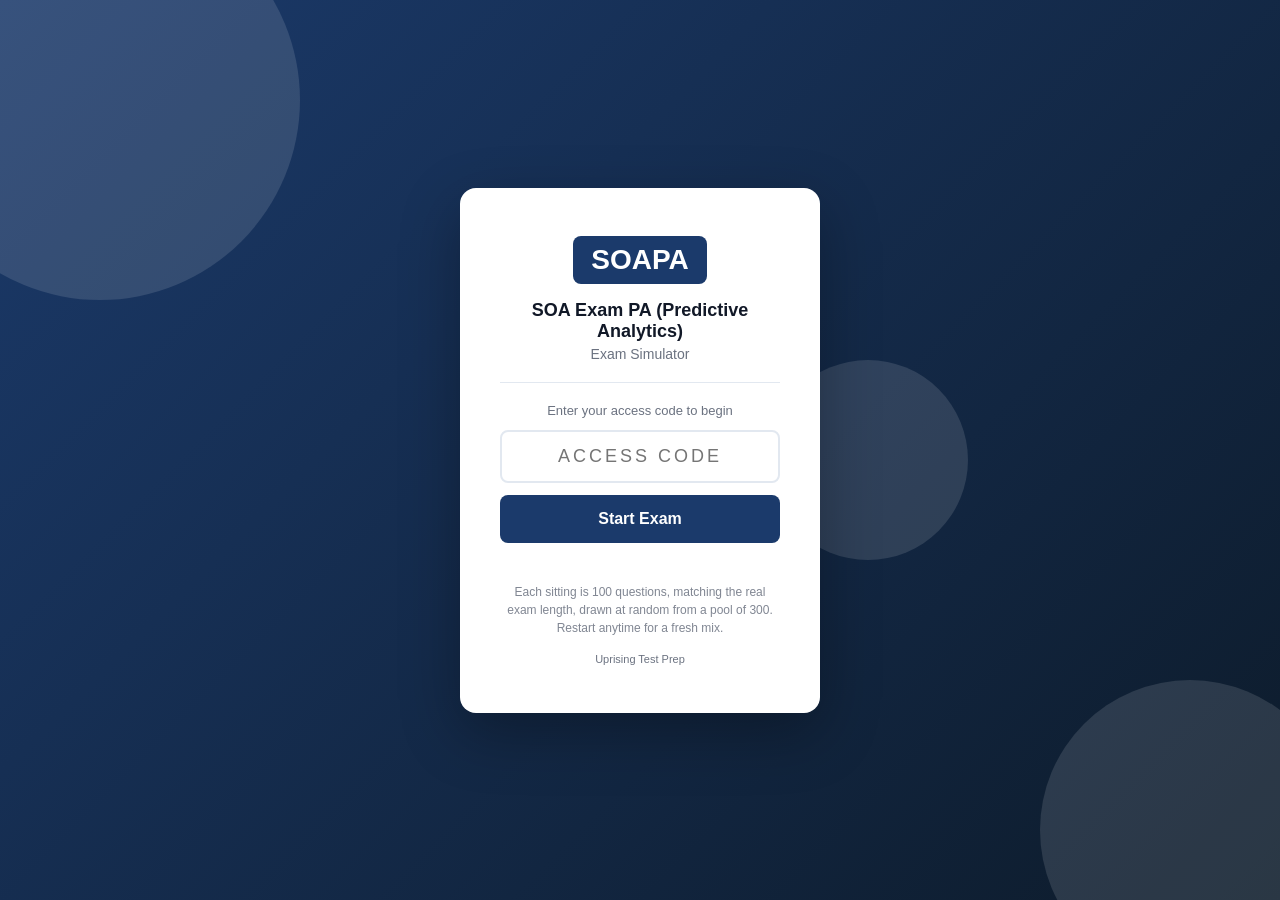
<file: index.html>
<!DOCTYPE html>
<html lang="en">
<head>
  <meta charset="UTF-8" />
  <meta name="viewport" content="width=device-width, initial-scale=1.0, viewport-fit=cover" />
  <meta name="apple-mobile-web-app-capable" content="yes" />
  <meta name="apple-mobile-web-app-status-bar-style" content="black-translucent" />
  <title>SOAPA Exam Simulator</title>
  <link rel="stylesheet" href="style.css" />
</head>
<body>

<div id="access-gate">
  <div class="gate-bg-shapes">
    <div class="shape shape-1"></div>
    <div class="shape shape-2"></div>
    <div class="shape shape-3"></div>
  </div>
  <div class="gate-card">
    <div class="gate-logo">
      <div class="logo-badge">SOAPA</div>
    </div>
    <h1 class="gate-title">SOA Exam PA (Predictive Analytics)</h1>
    <p class="gate-subtitle">Exam Simulator</p>
    <div class="gate-divider"></div>
    <p class="gate-instruction">Enter your access code to begin</p>
    <input type="text" id="access-code-input" class="gate-input"
           placeholder="Access Code" autocomplete="off"
           maxlength="20" spellcheck="false" />
    <button id="access-btn" class="gate-btn">Start Exam</button>
    <p id="access-error" class="gate-error"></p>
    <p class="gate-pool-note">Each sitting is 100 questions, matching the real exam length, drawn at random from a pool of 300. Restart anytime for a fresh mix.</p>
    <p class="gate-hint">Uprising Test Prep</p>
  </div>
</div>

<div id="app" style="display:none">
  <header class="top-bar">
    <div class="bar-left">
      <span class="bar-logo">SOAPA</span>
      <span class="bar-title">Exam Simulator</span>
    </div>
    <div class="bar-right">
      <span class="bar-timer" id="timer-display">--:--</span>
      <button class="bar-btn" id="flag-btn">Flag</button>
      <button class="bar-btn bar-btn-primary" id="submit-btn">
        <span class="btn-full">Submit Exam</span>
        <span class="btn-short">Submit</span>
      </button>
    </div>
  </header>

  <div class="progress-strip">
    <div class="progress-bar" id="progress-bar"></div>
  </div>

  <main class="exam-main">
    <div class="question-panel">
      <div class="q-meta">
        <span id="q-counter"></span>
        <span class="q-pool-chip" title="This sitting is 100 questions, matching the real exam length, drawn at random from a pool of 300. Restart for a fresh mix.">300 Questions Available</span>
        <span id="q-domain" class="q-domain-tag"></span>
        <span id="q-flag-indicator" class="flag-chip" style="display:none">Flagged</span>
      </div>
      <!-- Shared text for a linked cluster (a clinical case, a reading
           passage). It sits ABOVE the stem, which is the one thing that
           legitimately precedes it, and repeats on every question in the
           cluster so nobody has to page backwards. -->
      <div id="q-cluster-wrap" class="cluster-wrap" style="display:none"></div>
      <p id="question-text" class="q-text"></p>
      <!-- The picture sits BELOW the question text so the simulator matches
           the printed book exactly: stem, then picture, then options. They
           used to disagree (book put the picture under the stem, simulator put
           it above), so no single wording could be true in both places, and
           184 of MLPAO's 185 image questions said "shown above" while the
           book printed the picture below the sentence. Write stems with
           neutral wording ("the strip shown", "the diagram shows") and this
           whole class of bug cannot come back. -->
      <div id="q-image-wrap" style="display:none; margin-bottom:14px;"></div>
      <div id="options-list" class="options-list"></div>
      <div id="explanation-box" class="explanation-box" style="display:none">
        <div class="explanation-label">Explanation</div>
        <p id="explanation-text" class="explanation-text"></p>
      </div>
    </div>
    <div class="nav-bar">
      <button class="nav-btn" id="prev-btn">&#8592; Prev</button>
      <button class="nav-btn nav-btn-map" id="map-btn">Question Map</button>
      <button class="nav-btn nav-btn-next" id="next-btn">Next &#8594;</button>
    </div>
  </main>
</div>

<!-- Question Map Modal -->
<div id="map-modal" style="display:none">
  <div class="map-backdrop" id="map-backdrop"></div>
  <div class="map-panel">
    <div class="map-header">
      <span class="map-title">Question Map</span>
      <button id="map-close" class="map-close-btn">&#x2715; Close</button>
    </div>
    <div class="map-legend">
      <span class="leg-item"><span class="leg-swatch leg-answered"></span>Answered</span>
      <span class="leg-item"><span class="leg-swatch leg-flagged"></span>Flagged</span>
      <span class="leg-item"><span class="leg-swatch leg-unanswered"></span>Unanswered</span>
    </div>
    <div id="q-grid" class="q-grid"></div>
  </div>
</div>

<div id="results-screen" style="display:none">
  <div class="results-card">
    <div class="res-header">
      <div class="res-badge">SOAPA</div>
      <h2 id="res-status" class="res-status"></h2>
      <p id="res-score" class="res-score"></p>
    </div>
    <div id="res-domains" class="res-domains"></div>
    <p class="mode-pool-note">This sitting drew 100 questions from a pool of 300. Restart for a fresh mix.</p>
    <button id="res-review-btn" class="res-btn">Review Answers</button>
    <button id="res-restart-btn" class="res-btn res-btn-secondary">Restart</button>
  </div>
</div>

<script src="questions.js"></script>
<script src="app.js"></script>
</body>
</html>
</file>
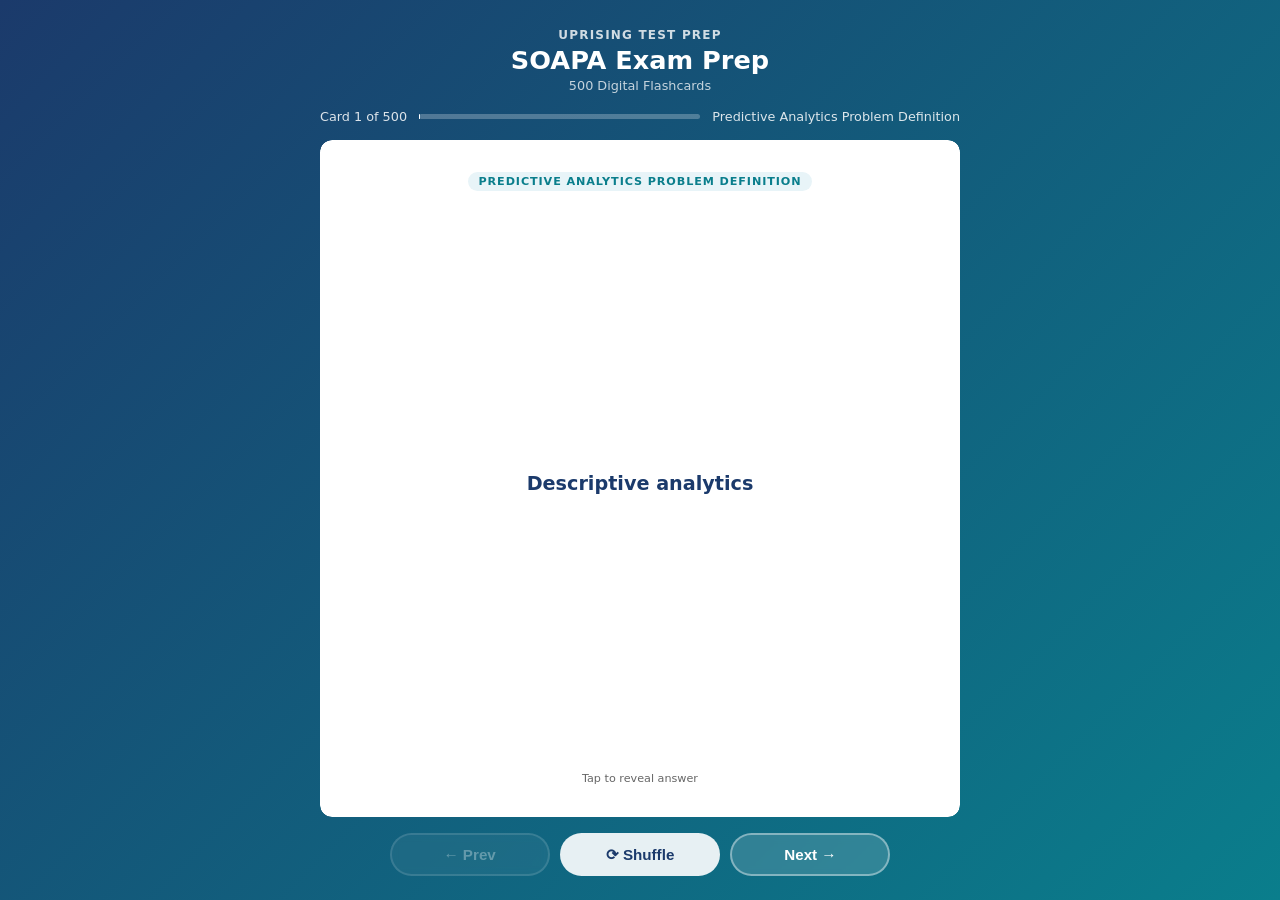
<file: flashcards/index.html>
<!DOCTYPE html>
<html lang="en">
<head>
  <meta charset="UTF-8">
  <meta name="viewport" content="width=device-width, initial-scale=1.0">
  <title>SOAPA Exam Prep: Flashcards</title>
  <style>
    :root {
      --blue:   #1B3A6B;
      --teal:   #0A7E8C;
      --ltblue: #E8F4F8;
      --white:  #FFFFFF;
      --text:   #1A1A1A;
      --muted:  #666;
      --radius: 12px;
    }
    * { box-sizing: border-box; margin: 0; padding: 0; }
    html, body { height: 100%; }
    body {
      font-family: 'Segoe UI', system-ui, sans-serif;
      background: linear-gradient(135deg, var(--blue) 0%, var(--teal) 100%);
      /* Pinned, not min-height: the page must never grow, or the controls
         get pushed below the fold on iOS where 100dvh and height:100%
         disagree. The height:100% rule above is the pre-dvh fallback. */
      height: 100dvh;
      max-height: 100dvh;
      overflow: hidden;
      display: flex;
      flex-direction: column;
      align-items: center;
      padding: 1.25rem 1rem 1rem;
      gap: 0.75rem;
      overflow-x: hidden;
    }
    header { text-align: center; color: #fff; flex-shrink: 0; }
    header .brand { font-size: 0.75rem; font-weight: 700; letter-spacing: 0.1em; opacity: 0.8; text-transform: uppercase; }
    header h1 { font-size: 1.3rem; font-weight: 800; margin-top: 0.2rem; }
    header .subtitle { font-size: 0.8rem; opacity: 0.75; margin-top: 0.15rem; }
    #progress-info {
      display: flex; align-items: center; gap: 0.75rem;
      color: rgba(255,255,255,0.85); font-size: 0.8rem;
      flex-shrink: 0; width: 100%; max-width: 640px;
    }
    #progress-bar-track {
      flex: 1; background: rgba(255,255,255,0.25);
      border-radius: 4px; height: 5px;
    }
    #progress-bar-fill { height: 100%; background: #fff; border-radius: 4px; transition: width 0.3s; }
    .card-scene {
      width: 100%; max-width: 640px;
      perspective: 1200px;
      cursor: pointer;
      flex: 1; min-height: 0;
      display: flex; flex-direction: column;
    
      /* WebKit does not clip overflow inside a preserve-3d context, so the
         answer pane's own clip is dropped and a long answer paints over the
         Prev/Next row. This element only sets the perspective and is NOT
         itself in the 3D context, so its clip is honoured in every engine. */
      overflow: hidden;
      border-radius: var(--radius);
    }
    .card-inner {
      position: relative; width: 100%;
      flex: 1; min-height: 0;
      transition: transform 0.55s cubic-bezier(.4,0,.2,1);
      transform-style: preserve-3d;
    }
    .card-scene.flipped .card-inner { transform: rotateY(180deg); }
    .card-face {
      position: absolute; inset: 0;
      backface-visibility: hidden; -webkit-backface-visibility: hidden;
      border-radius: var(--radius);
      display: flex; flex-direction: column;
      padding: 1.5rem 1.75rem;
      box-shadow: 0 12px 40px rgba(0,0,0,0.2);
      overflow: hidden;
    
      /* Painting through a mask forces WebKit to allocate a real clipping
         layer for a 3D-transformed element, which is what makes the
         overflow:hidden and the rounded corners above actually apply. */
      -webkit-mask-image: -webkit-radial-gradient(#fff, #000);
              mask-image: radial-gradient(#fff, #000);
    }
    .card-front { background: var(--white); align-items: center; justify-content: center; }
    .card-back  { background: var(--ltblue); transform: rotateY(180deg); }
    .card-badge {
      font-size: 0.7rem; font-weight: 700; text-transform: uppercase;
      letter-spacing: 0.08em;
      background: var(--ltblue); color: var(--teal);
      padding: 0.2rem 0.65rem; border-radius: 20px;
      margin-bottom: 0.85rem; flex-shrink: 0;
    }
    .card-back .card-badge { background: rgba(10,126,140,0.12); }
    .card-front .q-text {
      font-size: 1.1rem; font-weight: 600; color: var(--blue); line-height: 1.55;
      text-align: center; overflow-y: auto; flex: 1;
      display: flex; align-items: center; justify-content: center;
      scrollbar-width: thin; scrollbar-color: rgba(27,58,107,0.3) transparent;
    }
    .card-back .a-label { font-size: 0.7rem; font-weight: 700; color: var(--teal); text-transform: uppercase; letter-spacing: 0.08em; margin-bottom: 0.4rem; flex-shrink: 0; }
    .card-back .a-text  {
      font-size: 0.975rem; color: var(--text); line-height: 1.65;
      overflow-y: auto; flex: 1; min-height: 0; padding-right: 4px;
      scrollbar-width: thin; scrollbar-color: rgba(10,126,140,0.4) transparent;
    
      -webkit-overflow-scrolling: touch;
      overscroll-behavior: contain;
    }
    .card-back .a-text::-webkit-scrollbar { width: 4px; }
    .card-back .a-text::-webkit-scrollbar-track { background: transparent; }
    .card-back .a-text::-webkit-scrollbar-thumb { background: rgba(10,126,140,0.4); border-radius: 4px; }
    .tap-hint { flex-shrink: 0; margin-top: 0.6rem; font-size: 0.7rem; color: var(--muted); text-align: center; }
    .card-back .tap-hint { color: var(--teal); opacity: 0.7; }
    .controls {
      display: flex; gap: 0.65rem; flex-wrap: nowrap;
      justify-content: center; flex-shrink: 0;
      width: 100%; max-width: 640px;
      padding-bottom: env(safe-area-inset-bottom, 0px);
    }
    .btn {
      padding: 0.6rem 1.2rem; border-radius: 50px;
      border: 2px solid rgba(255,255,255,0.4);
      background: rgba(255,255,255,0.15); color: #fff;
      font-weight: 700; font-size: 0.875rem; cursor: pointer;
      transition: all 0.2s; backdrop-filter: blur(4px);
      white-space: nowrap; flex: 1; max-width: 160px;
    }
    .btn:hover { background: rgba(255,255,255,0.3); border-color: rgba(255,255,255,0.7); }
    .btn:active { transform: scale(0.96); }
    .btn:disabled { opacity: 0.35; cursor: not-allowed; }
    .btn.btn-primary { background: rgba(255,255,255,0.9); color: var(--blue); border-color: transparent; }
    .btn.btn-primary:hover { background: #fff; }
    #loading { color: rgba(255,255,255,0.8); font-size: 1rem; text-align: center; padding: 3rem; flex: 1; }
    @media (min-width: 768px) {
      body { padding: 1.75rem 1.5rem 1.5rem; gap: 1rem; }
      header h1 { font-size: 1.6rem; }
      .card-face { padding: 2rem 2.5rem; }
      .card-front .q-text { font-size: 1.2rem; }
      .card-back .a-text { font-size: 1.05rem; }
      .btn { font-size: 0.95rem; padding: 0.65rem 1.4rem; }
    }
    @media (max-width: 380px) {
      body { padding: 0.75rem; gap: 0.5rem; }
      header .brand { font-size: 0.65rem; }
      header h1 { font-size: 1.1rem; }
      header .subtitle { display: none; }
      .card-face { padding: 1rem 1.1rem; }
      .card-front .q-text { font-size: 0.975rem; }
      .card-back .a-text { font-size: 0.875rem; }
      .btn { font-size: 0.8rem; padding: 0.5rem 0.75rem; }
    }
  </style>
</head>
<body>
<header>
  <div class="brand">Uprising Test Prep</div>
  <h1>SOAPA Exam Prep</h1>
  <div class="subtitle">500 Digital Flashcards</div>
</header>
<div id="progress-info">
  <span id="card-counter">Card 1 of 500</span>
  <div id="progress-bar-track"><div id="progress-bar-fill" style="width:0%"></div></div>
  <span id="domain-label"></span>
</div>
<div id="loading">Loading flashcards...</div>
<div class="card-scene" id="card-scene" style="display:none" onclick="flipCard()">
  <div class="card-inner" id="card-inner">
    <div class="card-face card-front">
      <div class="card-badge" id="front-badge"></div>
      <div class="q-text" id="q-text"></div>
      <div class="tap-hint">Tap to reveal answer</div>
    </div>
    <div class="card-face card-back">
      <div class="card-badge" id="back-badge">Answer</div>
      <div class="a-label">Answer</div>
      <div class="a-text" id="a-text"></div>
      <div class="tap-hint">Tap to flip back</div>
    </div>
  </div>
</div>
<div class="controls" id="controls" style="display:none">
  <button class="btn" id="prev-btn" onclick="event.stopPropagation();move(-1)" disabled>&#8592; Prev</button>
  <button class="btn btn-primary" onclick="event.stopPropagation();shuffleCards()">&#10227; Shuffle</button>
  <button class="btn" id="next-btn" onclick="event.stopPropagation();move(1)">Next &#8594;</button>
</div>
<script>
const DOMAIN_LABELS = {
  predictive_analytics_problem_definition: "Predictive Analytics Problem Definition",
  data_exploration_and_visualization: "Data Exploration and Visualization",
  data_transformations_and_unsupervised_learning: "Data Transformations and Unsupervised Learning",
  generalized_linear_models: "Generalized Linear Models",
  tree_based_models_and_ensemble_methods: "Tree-Based Models and Ensemble Methods",
};
let cards   = [];
let current = 0;
async function init() {
  try {
    const res = await fetch('flashcards.json');
    if (!res.ok) throw new Error('Network error');
    cards = await res.json();
    document.getElementById('loading').style.display    = 'none';
    document.getElementById('card-scene').style.display = 'flex';
    document.getElementById('controls').style.display   = 'flex';
    show();
  } catch (e) {
    document.getElementById('loading').textContent = 'Error loading flashcards. Please try refreshing.';
  }
}
function domainLabel(key) {
  return DOMAIN_LABELS[key] || key.replace(/_/g, ' ').replace(/\b\w/g, c => c.toUpperCase());
}
function show() {
  const c = cards[current];
  document.getElementById('card-scene').classList.remove('flipped');
  document.getElementById('a-text').scrollTop = 0;
  const label = domainLabel(c.domain || c.chapter || '');
  document.getElementById('q-text').textContent       = c.front;
  document.getElementById('a-text').textContent       = c.back;
  document.getElementById('front-badge').textContent  = label;
  document.getElementById('back-badge').textContent   = label;
  document.getElementById('card-counter').textContent = `Card ${current+1} of ${cards.length}`;
  document.getElementById('domain-label').textContent = label;
  document.getElementById('progress-bar-fill').style.width = `${((current+1)/cards.length*100).toFixed(1)}%`;
  document.getElementById('prev-btn').disabled = current === 0;
  document.getElementById('next-btn').disabled = current === cards.length - 1;
}
function flipCard() { document.getElementById('card-scene').classList.toggle('flipped'); }
function move(dir) {
  const next = current + dir;
  if (next < 0 || next >= cards.length) return;
  current = next; show();
}
function shuffleCards() {
  for (let i = cards.length - 1; i > 0; i--) {
    const j = Math.floor(Math.random() * (i+1));
    [cards[i], cards[j]] = [cards[j], cards[i]];
  }
  current = 0; show();
}
document.addEventListener('keydown', e => {
  if (e.key === 'ArrowRight' || e.key === 'ArrowDown') move(1);
  else if (e.key === 'ArrowLeft' || e.key === 'ArrowUp') move(-1);
  else if (e.key === ' ' || e.key === 'Enter') { e.preventDefault(); flipCard(); }
});
init();
</script>
</body>
</html>
</file>
<file: style.css>
/* SOAPA Exam Simulator, Styles */
:root {
  --primary:   #1B3A6B;
  --pass:      #059669;
  --fail:      #DC2626;
  --bg:        #F3F4F8;
  --card:      #FFFFFF;
  --border:    #E2E8F0;
  --text:      #111827;
  --muted:     #6B7280;
  --radius:    10px;
}
*, *::before, *::after { box-sizing: border-box; margin: 0; padding: 0; }
body {
  font-family: -apple-system, BlinkMacSystemFont, "Segoe UI", sans-serif;
  background: var(--bg);
  color: var(--text);
  height: 100vh;
  height: 100dvh;
  overflow: hidden;
  -webkit-text-size-adjust: 100%;
}

/* ── Access Gate ─────────────────────────────────────────────────────────── */
#access-gate {
  display: flex;
  align-items: center;
  justify-content: center;
  height: 100vh;
  height: 100dvh;
  background: linear-gradient(135deg, var(--primary) 0%, #0d1b2a 100%);
  position: relative;
  overflow: hidden;
  padding: 20px;
  padding-top: max(20px, env(safe-area-inset-top));
  padding-bottom: max(20px, env(safe-area-inset-bottom));
}
.gate-bg-shapes { position: absolute; inset: 0; pointer-events: none; }
.shape { position: absolute; border-radius: 50%; opacity: .12; background: #fff; }
.shape-1 { width: 400px; height: 400px; top: -100px; left: -100px; }
.shape-2 { width: 300px; height: 300px; bottom: -80px; right: -60px; }
.shape-3 { width: 200px; height: 200px; top: 40%; left: 60%; }
.gate-card {
  background: #fff;
  border-radius: 16px;
  padding: 48px 40px;
  text-align: center;
  width: 100%;
  max-width: 360px;
  position: relative;
  z-index: 1;
  box-shadow: 0 20px 60px rgba(0,0,0,.3);
}
.logo-badge {
  display: inline-block;
  background: var(--primary);
  color: #fff;
  font-weight: 800;
  font-size: 28px;
  padding: 8px 18px;
  border-radius: 8px;
}
.gate-title { font-size: 18px; font-weight: 700; margin-top: 16px; color: var(--text); }
.gate-subtitle { color: var(--muted); font-size: 14px; margin-top: 4px; }
.gate-divider { height: 1px; background: var(--border); margin: 20px 0; }
.gate-instruction { font-size: 13px; color: var(--muted); margin-bottom: 12px; }
.gate-input {
  width: 100%;
  padding: 14px 16px;
  border: 2px solid var(--border);
  border-radius: 8px;
  font-size: 18px;
  text-align: center;
  text-transform: uppercase;
  letter-spacing: 3px;
  outline: none;
}
.gate-input:focus { border-color: var(--primary); }
.gate-btn {
  width: 100%;
  margin-top: 12px;
  padding: 15px;
  background: var(--primary);
  color: #fff;
  border: none;
  border-radius: 8px;
  font-size: 16px;
  font-weight: 600;
  cursor: pointer;
  -webkit-tap-highlight-color: transparent;
}
.gate-btn:hover { opacity: .9; }
.gate-error { color: var(--fail); font-size: 13px; margin-top: 8px; min-height: 18px; }
.gate-hint { color: var(--muted); font-size: 11px; margin-top: 16px; }
.gate-pool-note { color: var(--muted); opacity: .85; font-size: 12px; margin-top: 14px; line-height: 1.5; }
.mode-pool-note { color: var(--muted); opacity: .85; font-size: 12.5px; text-align: center; margin: 4px 0 16px; line-height: 1.5; }

/* ── App shell ───────────────────────────────────────────────────────────── */
#app {
  display: flex;
  flex-direction: column;
  height: 100vh;
  height: 100dvh;
  padding-top: env(safe-area-inset-top);
}
.top-bar {
  display: flex;
  justify-content: space-between;
  align-items: center;
  background: var(--primary);
  color: #fff;
  padding: 0 20px;
  padding-left: max(20px, env(safe-area-inset-left));
  padding-right: max(20px, env(safe-area-inset-right));
  height: 52px;
  flex-shrink: 0;
  gap: 8px;
}
.bar-left { display: flex; align-items: center; gap: 8px; min-width: 0; }
.bar-logo { font-weight: 800; font-size: 18px; flex-shrink: 0; }
.bar-title { font-size: 14px; opacity: .8; white-space: nowrap; overflow: hidden; text-overflow: ellipsis; }
.bar-right { display: flex; align-items: center; gap: 8px; flex-shrink: 0; }
.bar-timer {
  font-variant-numeric: tabular-nums;
  font-size: 16px;
  font-weight: 600;
  min-width: 68px;
  text-align: right;
}
.bar-btn {
  padding: 7px 13px;
  background: rgba(255,255,255,.15);
  border: 1px solid rgba(255,255,255,.3);
  color: #fff;
  border-radius: 6px;
  cursor: pointer;
  font-size: 13px;
  white-space: nowrap;
  -webkit-tap-highlight-color: transparent;
  touch-action: manipulation;
}
.bar-btn:hover { background: rgba(255,255,255,.25); }
.bar-btn-primary {
  background: #fff;
  color: var(--primary);
  border-color: #fff;
  font-weight: 600;
}
.bar-btn-primary:hover { background: #f0f0f0; }
.btn-short { display: none; }
.btn-full  { display: inline; }

.progress-strip { height: 4px; background: rgba(0,0,0,.1); flex-shrink: 0; }
.progress-bar   { height: 100%; background: #4ade80; transition: width .3s; }

/* ── Main exam area ──────────────────────────────────────────────────────── */
.exam-main {
  flex: 1;
  overflow: hidden;
  display: flex;
  flex-direction: column;
  padding: 16px 20px 0;
  padding-left: max(16px, env(safe-area-inset-left));
  padding-right: max(16px, env(safe-area-inset-right));
  min-height: 0;
}
.question-panel { flex: 1; overflow-y: auto; padding-bottom: 12px; -webkit-overflow-scrolling: touch; }
.q-meta {
  display: flex;
  align-items: center;
  gap: 8px;
  margin-bottom: 12px;
  font-size: 13px;
  color: var(--muted);
  flex-wrap: wrap;
}
.q-domain-tag {
  background: var(--primary);
  color: #fff;
  padding: 2px 8px;
  border-radius: 4px;
  font-size: 11px;
  font-weight: 600;
}
.q-pool-chip {
  background: #EEF2FF;
  background: color-mix(in srgb, var(--primary) 12%, #fff);
  color: var(--primary);
  border: 1px solid var(--primary);
  padding: 2px 8px;
  border-radius: 10px;
  font-size: 11px;
  font-weight: 700;
  cursor: help;
  white-space: nowrap;
}
.flag-chip {
  background: #FEF3C7;
  color: #92400E;
  padding: 2px 8px;
  border-radius: 4px;
  font-size: 11px;
  font-weight: 600;
}
.cluster-wrap {
  border-left: 4px solid var(--primary, #1B3A6B);
  background: #F2F6FC; border-radius: 8px;
  padding: 10px 14px; margin-bottom: 16px;
}
.cluster-label {
  font-size: 11px; font-weight: 700; letter-spacing: 0.06em;
  text-transform: uppercase; color: var(--primary, #1B3A6B); margin-bottom: 6px;
}
.cluster-body {
  max-height: 38vh; overflow-y: auto; font-size: 15px; line-height: 1.6;
  -webkit-overflow-scrolling: touch;
}
.cluster-body p + p { margin-top: 10px; }
@media (min-width: 1100px) { .cluster-body { max-height: 52vh; } }

.q-image {
  max-width: 100%;
  /* Cap the height too. With only max-width, a tall exhibit renders at full
     width and pushes the stem and every option below the fold, so the question
     looks like it has no answers until the candidate scrolls. Found on CNPLE. */
  max-height: 62vh;
  width: auto;
  height: auto;
  object-fit: contain;
  border-radius: 6px;
  border: 1px solid var(--border);
  display: block;
  margin-bottom: 14px;
}
.q-text { font-size: 16px; line-height: 1.65; margin-bottom: 20px; }
.options-list { display: flex; flex-direction: column; gap: 10px; }
.option {
  display: flex;
  align-items: flex-start;
  gap: 12px;
  padding: 15px 16px;
  background: var(--card);
  border: 2px solid var(--border);
  border-radius: var(--radius);
  cursor: pointer;
  transition: .15s;
  -webkit-tap-highlight-color: transparent;
  touch-action: manipulation;
  min-height: 52px;
}
.option:hover  { border-color: var(--primary); background: #F8FAFF; }
.option.selected  { border-color: var(--primary); background: #EEF3FF; }
.option.correct   { border-color: #059669; background: #ECFDF5; }
.option.incorrect { border-color: #DC2626; background: #FEF2F2; }
.explanation-box {
  margin-top: 20px;
  padding: 16px 18px;
  background: #F0F9FF;
  border-left: 4px solid #2563EB;
  border-radius: 6px;
}
.explanation-label {
  font-size: 11px;
  font-weight: 700;
  text-transform: uppercase;
  letter-spacing: .06em;
  color: #2563EB;
  margin-bottom: 8px;
}
.explanation-text { font-size: 14.5px; line-height: 1.7; color: #1e293b; margin: 0; }
.opt-letter { font-weight: 700; font-size: 15px; color: var(--primary); min-width: 22px; padding-top: 1px; flex-shrink: 0; }
.opt-text   { font-size: 15px; line-height: 1.5; }

/* ── Nav bar ─────────────────────────────────────────────────────────────── */
.nav-bar {
  display: flex;
  align-items: center;
  gap: 8px;
  padding: 10px 0;
  padding-bottom: max(14px, env(safe-area-inset-bottom));
  flex-shrink: 0;
}
.nav-btn {
  flex: 1;
  padding: 13px 8px;
  background: var(--card);
  border: 1px solid var(--border);
  border-radius: 8px;
  cursor: pointer;
  font-size: 15px;
  font-weight: 500;
  text-align: center;
  -webkit-tap-highlight-color: transparent;
  touch-action: manipulation;
  min-height: 48px;
}
.nav-btn:hover      { background: #f0f0f0; }
.nav-btn-map {
  background: var(--bg);
  border-color: var(--primary);
  color: var(--primary);
  font-weight: 600;
}
.nav-btn-map:hover { background: #EEF3FF; }
.nav-btn-next {
  background: var(--primary);
  color: #fff;
  border-color: var(--primary);
}
.nav-btn-next:hover { opacity: .9; }

/* ── Question Map Modal ──────────────────────────────────────────────────── */
#map-modal {
  position: fixed;
  inset: 0;
  z-index: 1000;
  display: flex;
  flex-direction: column;
  justify-content: flex-end;
}
.map-backdrop { position: absolute; inset: 0; background: rgba(0,0,0,.5); }
.map-panel {
  position: relative;
  background: #fff;
  border-radius: 20px 20px 0 0;
  padding: 20px;
  padding-bottom: max(20px, env(safe-area-inset-bottom));
  max-height: 80vh;
  max-height: 80dvh;
  display: flex;
  flex-direction: column;
  box-shadow: 0 -4px 30px rgba(0,0,0,.2);
}
.map-header {
  display: flex;
  align-items: center;
  justify-content: space-between;
  margin-bottom: 12px;
  flex-shrink: 0;
}
.map-title { font-size: 17px; font-weight: 700; color: var(--text); }
.map-close-btn {
  padding: 8px 16px;
  background: var(--bg);
  border: 1px solid var(--border);
  border-radius: 8px;
  cursor: pointer;
  font-size: 14px;
  font-weight: 500;
  min-height: 40px;
  -webkit-tap-highlight-color: transparent;
  touch-action: manipulation;
}
.map-close-btn:hover { background: #e5e7eb; }
.map-legend { display: flex; gap: 16px; margin-bottom: 14px; flex-shrink: 0; flex-wrap: wrap; }
.leg-item { display: flex; align-items: center; gap: 6px; font-size: 13px; color: var(--muted); }
.leg-swatch {
  width: 16px;
  height: 16px;
  border-radius: 3px;
  border: 1px solid var(--border);
  background: var(--card);
  display: inline-block;
  flex-shrink: 0;
}
.leg-swatch.leg-answered  { background: var(--primary); border-color: var(--primary); }
.leg-swatch.leg-flagged   { background: #FEF3C7; border-color: #F59E0B; }
.leg-swatch.leg-unanswered { background: var(--card); }
.q-grid {
  display: flex;
  flex-wrap: wrap;
  gap: 6px;
  overflow-y: auto;
  flex: 1;
  padding-bottom: 8px;
  -webkit-overflow-scrolling: touch;
}
.grid-btn {
  width: 40px;
  height: 40px;
  border: 1px solid var(--border);
  border-radius: 6px;
  background: var(--card);
  font-size: 12px;
  cursor: pointer;
  font-weight: 500;
  -webkit-tap-highlight-color: transparent;
  touch-action: manipulation;
}
.grid-btn.answered { background: var(--primary); color: #fff; border-color: var(--primary); }
.grid-btn.flagged  { background: #FEF3C7; border-color: #F59E0B; }
.grid-btn.active   { outline: 3px solid var(--primary); outline-offset: 2px; }

/* ── Results ─────────────────────────────────────────────────────────────── */
#results-screen {
  display: flex;
  align-items: flex-start;
  justify-content: center;
  min-height: 100vh;
  min-height: 100dvh;
  background: var(--bg);
  overflow-y: auto;
  -webkit-overflow-scrolling: touch;
  padding: 20px 16px;
  padding-top: max(20px, env(safe-area-inset-top));
  padding-bottom: max(20px, env(safe-area-inset-bottom));
}
.results-card {
  background: var(--card);
  border-radius: 16px;
  padding: 40px;
  max-width: 480px;
  width: 100%;
  box-shadow: 0 8px 30px rgba(0,0,0,.1);
}
.res-header { text-align: center; margin-bottom: 24px; }
.res-badge {
  display: inline-block;
  background: var(--primary);
  color: #fff;
  font-weight: 800;
  font-size: 22px;
  padding: 6px 16px;
  border-radius: 8px;
}
.res-status { font-size: 36px; font-weight: 800; margin-top: 12px; }
.res-score  { font-size: 18px; color: var(--muted); margin-top: 4px; }
.res-domains { margin-bottom: 24px; display: flex; flex-direction: column; gap: 10px; }
.res-domain-row { display: flex; align-items: center; gap: 8px; font-size: 13px; }
.res-domain-name { width: 160px; font-weight: 500; flex-shrink: 0; }
.res-domain-bar-wrap { flex: 1; background: #E5E7EB; border-radius: 4px; height: 8px; overflow: hidden; }
.res-domain-bar { height: 100%; border-radius: 4px; transition: width .5s; }
.res-domain-pct { width: 36px; text-align: right; font-weight: 600; }
.res-btn {
  width: 100%;
  padding: 15px;
  background: var(--primary);
  color: #fff;
  border: none;
  border-radius: 8px;
  font-size: 15px;
  font-weight: 600;
  cursor: pointer;
  margin-bottom: 10px;
  min-height: 52px;
  -webkit-tap-highlight-color: transparent;
  touch-action: manipulation;
}
.res-btn:hover { opacity: .9; }
.res-btn-secondary {
  background: transparent;
  color: var(--primary);
  border: 2px solid var(--primary);
}
.res-btn-secondary:hover { background: var(--primary); color: #fff; }

/* ── Mobile breakpoint (phones ≤ 640px) ─────────────────────────────────── */
@media (max-width: 640px) {
  /* Gate card */
  .gate-card { padding: 32px 24px; }

  /* Top bar: hide long title text, swap Submit label */
  .bar-title  { display: none; }
  .btn-full   { display: none; }
  .btn-short  { display: inline; }
  .bar-right  { gap: 6px; }
  .bar-btn    { padding: 6px 10px; font-size: 12px; }
  .bar-timer  { font-size: 14px; min-width: 58px; }

  /* Exam main */
  .exam-main { padding: 12px 14px 0; }
  .q-text { font-size: 16px; }
  .opt-text { font-size: 15px; }

  /* Nav bar, bigger touch targets */
  .nav-btn { font-size: 14px; padding: 14px 6px; }

  /* Results */
  .results-card { padding: 28px 20px; }
  .res-domain-name { width: 110px; font-size: 12px; }
  .res-domain-pct  { font-size: 12px; }
  .res-status { font-size: 30px; }

  /* Map grid, slightly bigger buttons on phones */
  .grid-btn { width: 42px; height: 42px; }
}

/* ── Very small phones (≤ 380px) ────────────────────────────────────────── */
@media (max-width: 380px) {
  .bar-logo { font-size: 15px; }
  .bar-btn  { padding: 5px 8px; font-size: 11px; }
  .bar-timer { font-size: 13px; min-width: 52px; }
  .nav-btn  { font-size: 13px; }
  .grid-btn { width: 38px; height: 38px; font-size: 11px; }
}
</file>
